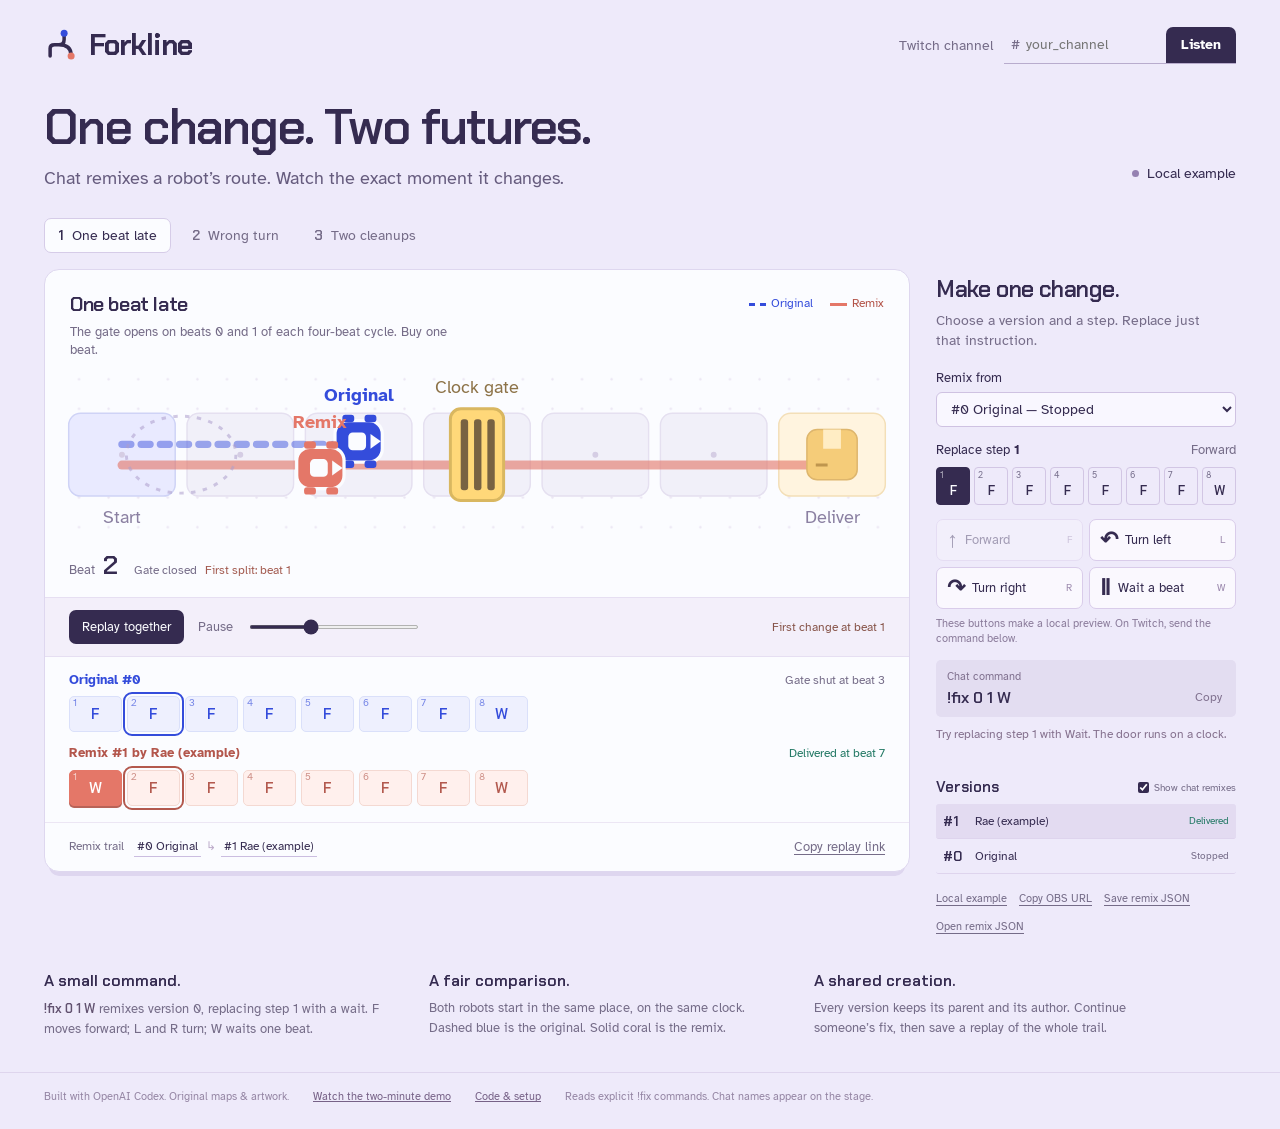
<file: index.html>
<!doctype html>
<html lang="en">
<head>
  <meta charset="utf-8">
  <meta name="viewport" content="width=device-width,initial-scale=1">
  <meta name="theme-color" content="#eeeafa">
  <meta name="description" content="Chat changes one robot instruction. Two futures replay together. A tiny remix studio for Twitch.">
  <title>Forkline — One change. Two futures.</title>
  <link rel="stylesheet" href="fonts.css">
  <link rel="stylesheet" href="style.css">
</head>
<body>
  <nav class="masthead" aria-label="Main">
    <a class="wordmark" href="./" aria-label="Forkline home">
      <svg viewBox="0 0 40 40" aria-hidden="true"><path d="M7 32V23Q7 19 12 19H17Q23 19 23 13V6M17 19Q31 19 31 31" fill="none" stroke="currentColor" stroke-width="4" stroke-linecap="round"/><circle cx="23" cy="6" r="4" fill="#344cdb"/><circle cx="31" cy="32" r="4" fill="#e47768"/></svg>
      Forkline
    </a>
    <form id="channel-form" class="channel-form">
      <label for="channel">Twitch channel</label>
      <div class="channel-entry"><span aria-hidden="true">#</span><input id="channel" name="channel" autocomplete="off" spellcheck="false" placeholder="your_channel" pattern="[a-zA-Z0-9_]{1,25}" aria-describedby="connection"><button id="listen" type="submit">Listen</button></div>
      <button id="disconnect" type="button" hidden>Disconnect</button>
    </form>
  </nav>

  <main>
    <header class="intro">
      <div>
        <h1>One change. Two futures.</h1>
        <p>Chat remixes a robot’s route. Watch the exact moment it changes.</p>
      </div>
      <div class="connection-wrap"><span id="connection" class="connection" role="status">Local example</span><span id="received" class="received"></span></div>
    </header>

    <div id="level-tabs" class="level-tabs" role="group" aria-label="Choose a challenge"></div>

    <div class="studio">
      <section class="tabletop" aria-label="Two futures">
        <div class="scene-heading">
          <div><h2 id="level-title">One beat late</h2><p id="level-brief"></p></div>
          <div class="legend"><span class="parent-key">Original</span><span class="child-key">Remix</span></div>
        </div>
        <div class="arena-wrap">
          <svg id="arena" viewBox="0 0 800 380" role="img" aria-label="Robot route comparison"></svg>
          <div class="beat-box">Beat <strong id="beat">0</strong><span id="gate-hint"></span><span id="split-hint"></span></div>
        </div>
        <div class="replay-bar">
          <button id="replay" class="replay-button" type="button" aria-label="Replay both routes">Replay together</button>
          <button id="play-pause" class="plain-button" type="button">Pause</button>
          <input id="scrub" type="range" min="0" max="8" value="0" step="0.01" aria-label="Replay beat">
          <output id="divergence" for="scrub">Pick one change.</output>
        </div>
        <div class="program-comparison">
          <section class="program-row original-row">
            <div class="program-caption"><strong id="parent-caption">Original #0</strong><span id="parent-result"></span></div>
            <div id="parent-program" class="program-strip" aria-label="Original instructions"></div>
          </section>
          <section class="program-row remix-row">
            <div class="program-caption"><strong id="child-caption">Remix</strong><span id="child-result"></span></div>
            <div id="child-program" class="program-strip" aria-label="Remix instructions"></div>
          </section>
        </div>
        <div class="lineage-bar"><span>Remix trail</span><div id="lineage" class="lineage"></div><button id="share" class="plain-button" type="button">Copy replay link</button></div>
      </section>

      <aside class="workbench" aria-label="Make a remix">
        <h2>Make one change.</h2>
        <p class="bench-intro">Choose a version and a step. Replace just that instruction.</p>
        <label for="parent-select">Remix from</label>
        <select id="parent-select"></select>
        <div class="step-caption">Replace step <strong id="selected-slot">1</strong><span id="selected-instruction">Forward</span></div>
        <div id="editable-program" class="editable-program" role="group" aria-label="Choose the instruction to replace"></div>
        <div class="op-buttons" role="group" aria-label="Replace the selected instruction">
          <button type="button" data-op="F"><b aria-hidden="true">↑</b><span>Forward</span><small>F</small></button>
          <button type="button" data-op="L"><b aria-hidden="true">↶</b><span>Turn left</span><small>L</small></button>
          <button type="button" data-op="R"><b aria-hidden="true">↷</b><span>Turn right</span><small>R</small></button>
          <button type="button" data-op="W"><b aria-hidden="true">Ⅱ</b><span>Wait a beat</span><small>W</small></button>
        </div>
        <p class="local-note">These buttons make a local preview. On Twitch, send the command below.</p>
        <div class="command-box"><span>Chat command</span><code id="chat-command">!fix 0 1 W</code><button id="copy-command" type="button" aria-label="Copy chat command">Copy</button></div>
        <p id="message" class="message" aria-live="polite">Try replacing step 1 with Wait. The door runs on a clock.</p>
        <div class="branch-heading"><h3>Versions</h3><label><input id="auto-show" type="checkbox" checked> Show chat remixes</label></div>
        <div id="versions" class="versions" aria-label="Available versions"></div>
        <div class="bench-footer"><button id="reset" type="button" class="plain-button">Local example</button><button id="overlay" type="button" class="plain-button">Copy OBS URL</button><button id="export" type="button" class="plain-button">Save remix JSON</button><button id="import" type="button" class="plain-button">Open remix JSON</button><input id="import-file" type="file" accept=".json,application/json" hidden></div>
      </aside>
    </div>

    <section class="how-it-works" aria-label="How to play">
      <div><h3>A small command.</h3><p><code>!fix 0 1 W</code> remixes version 0, replacing step 1 with a wait. F moves forward; L and R turn; W waits one beat.</p></div>
      <div><h3>A fair comparison.</h3><p>Both robots start in the same place, on the same clock. Dashed blue is the original. Solid coral is the remix.</p></div>
      <div><h3>A shared creation.</h3><p>Every version keeps its parent and its author. Continue someone’s fix, then save a replay of the whole trail.</p></div>
    </section>
  </main>
  <footer><span>Built with OpenAI Codex. Original maps & artwork.</span><a href="demo/">Watch the two-minute demo</a><a href="https://github.com/blucca/forkline" target="_blank" rel="noreferrer">Code & setup</a><span>Reads explicit !fix commands. Chat names appear on the stage.</span></footer>
  <script type="module" src="app.js"></script>
</body>
</html>
</file>
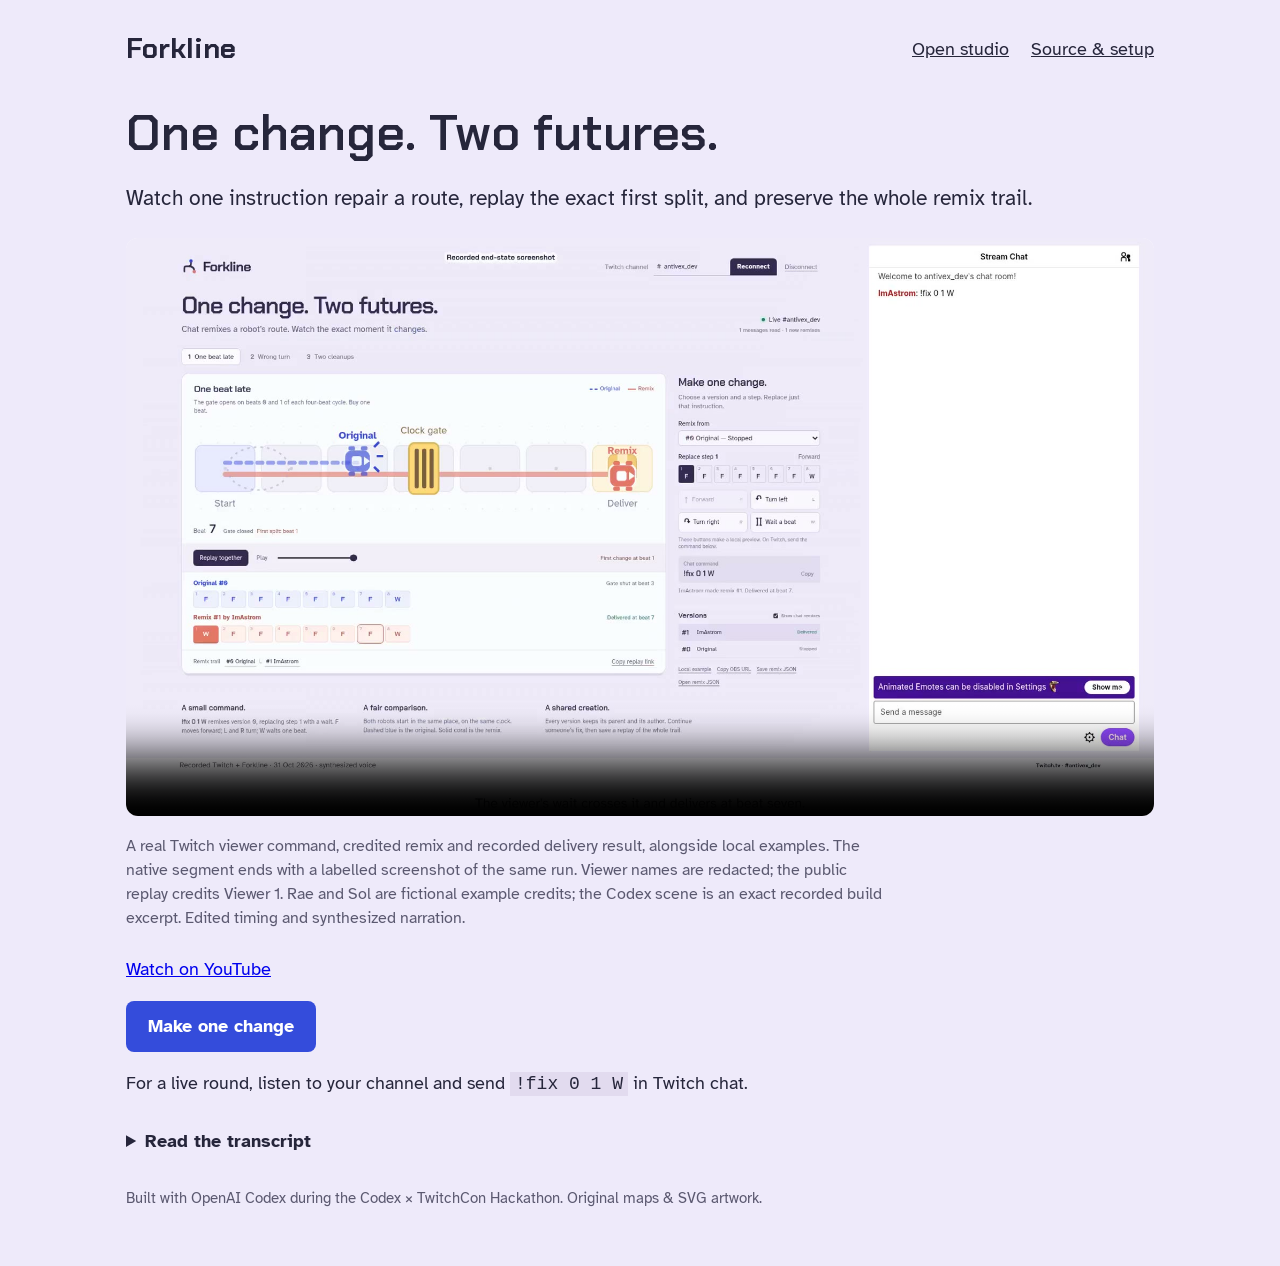
<file: demo/index.html>
<!doctype html><html lang="en"><head><meta charset="utf-8"><meta name="viewport" content="width=device-width,initial-scale=1"><meta name="theme-color" content="#eeeafa"><meta name="description" content="One viewer instruction. Two synchronized futures. Watch the two-minute Forkline demo."><title>Watch Forkline — One change. Two futures.</title><link rel="stylesheet" href="../fonts.css"><style>
*{box-sizing:border-box}body{margin:0;background:#eeeafa;color:#26263b;font-family:"Atkinson Hyperlegible",sans-serif;font-size:18px;line-height:1.5}main{max-width:1080px;margin:auto;padding:28px 26px 56px}nav{display:flex;align-items:center;justify-content:space-between;gap:18px;flex-wrap:wrap}nav a{color:inherit}.wordmark{font-family:"Chakra Petch",sans-serif;font-size:28px;font-weight:700;text-decoration:none}nav .links{display:flex;gap:22px}h1{font-family:"Chakra Petch",sans-serif;font-weight:600;font-size:clamp(30px,5vw,50px);line-height:1.15;margin:34px 0 12px}.lead{font-size:21px;max-width:70ch;margin-bottom:24px}video{width:100%;aspect-ratio:16/9;background:#fcfbff;border-radius:12px;display:block}.scope{max-width:76ch;font-size:16px;color:#5b5970;margin:18px 0 26px}.play{display:inline-block;background:#344cdb;color:#fff;padding:12px 22px;text-decoration:none;border-radius:8px;font-weight:700}details{margin-top:30px;max-width:76ch}summary{cursor:pointer;font-weight:700}a:focus-visible,summary:focus-visible,video:focus-visible{outline:3px solid #344cdb;outline-offset:5px}footer{margin-top:32px;font-size:15px;color:#5b5970}code{background:#e2dbef;padding:2px 5px}@media(max-width:500px){main{padding:20px 16px 40px}nav .links{gap:15px}.lead{font-size:19px}}
</style></head><body><main><nav aria-label="Forkline"><a class="wordmark" href="../">Forkline</a><div class="links"><a href="../">Open studio</a><a href="https://github.com/blucca/forkline">Source & setup</a></div></nav><h1>One change. Two futures.</h1><p class="lead">Watch one instruction repair a route, replay the exact first split, and preserve the whole remix trail.</p><video controls playsinline preload="metadata" poster="poster.jpg" aria-label="Forkline two-minute demonstration"><source src="forkline-demo.mp4" type="video/mp4"><track src="captions.vtt" kind="captions" srclang="en" label="English"><a href="forkline-demo.mp4">Download the demonstration</a></video><p class="scope">A real Twitch viewer command, credited remix and recorded delivery result, alongside local examples. The native segment ends with a labelled screenshot of the same run. Viewer names are redacted; the public replay credits Viewer 1. Rae and Sol are fictional example credits; the Codex scene is an exact recorded build excerpt. Edited timing and synthesized narration.</p><p><a href="https://youtu.be/0absD3jAlgY">Watch on YouTube</a></p><a class="play" href="../">Make one change</a><p>For a live round, listen to your channel and send <code>!fix 0 1 W</code> in Twitch chat.</p><details><summary>Read the transcript</summary><p>One instruction turns a crashed robot into a successful delivery. Forkline is a remix studio for Twitch: change one step, replay both futures, and see exactly when they split. A viewer starts with the command on screen: exclamation mark fix, zero, one, W. Here is that repair as a local preview.</p><p>I select original zero, step one, and replace Forward with Wait. Blue and coral run on the same clock. Blue hits the closed gate on beat three; coral arrives on beat four, crosses, and delivers on beat seven. This is Twitch&#x27;s own chat, in Antivex&#x27;s channel.</p><p>A logged-in viewer sends exclamation mark fix, zero, one, W. Forkline receives the real message and creates a credited remix. On the same clock, the original stops at the gate. The viewer&#x27;s wait crosses it and delivers at beat seven. On the third challenge, Rae fixes the turn, then Sol continues Rae&#x27;s version and fixes the timing.</p><p>Those names are fictional example credits. Both contributions stay visible in the parent-and-author trail. Copy a replay link to reopen that whole trail, or copy the OBS URL for a clean stream stage. Viewers use their existing Twitch login.</p><p>The studio listens as a read-only guest, credits explicit fix commands using Twitch identity tags, and counts each message ID once. Codex built the deterministic engine, original maps, SVG studio, and Twitch adapter during this hackathon. Here is the actual build thread: a browser check exposed a same-tab replay bug; Codex added the hash-change handler and the check passed. The session ID and source are public.</p><p>Open Forkline, listen to your channel, and make one change.</p></details><footer>Built with OpenAI Codex during the Codex × TwitchCon Hackathon. Original maps & SVG artwork.</footer></main></body></html>
</file>
<file: fonts.css>
@font-face {
  font-family: 'Atkinson Hyperlegible';
  font-style: normal;
  font-weight: 400;
  font-display: swap;
  src: url(fonts/atkinson-hyperlegible-400.ttf) format('truetype');
}
@font-face {
  font-family: 'Atkinson Hyperlegible';
  font-style: normal;
  font-weight: 700;
  font-display: swap;
  src: url(fonts/atkinson-hyperlegible-700.ttf) format('truetype');
}
@font-face {
  font-family: 'Chakra Petch';
  font-style: normal;
  font-weight: 600;
  font-display: swap;
  src: url(fonts/chakra-petch-600.ttf) format('truetype');
}
@font-face {
  font-family: 'Chakra Petch';
  font-style: normal;
  font-weight: 700;
  font-display: swap;
  src: url(fonts/chakra-petch-700.ttf) format('truetype');
}
</file>
<file: style.css>
:root {
  --paper: #eeeafa;
  --ink: #352b50;
  --muted: #756c88;
  --line: #d9d0ec;
  --white: #fbfcff;
  --parent: #344cdb;
  --child: #e47768;
  --gold: #ffd879;
  --heading: "Chakra Petch", sans-serif;
  --body: "Atkinson Hyperlegible", sans-serif;
}
* { box-sizing: border-box; }
body { margin: 0; color: var(--ink); background: var(--paper); font-family: var(--body); font-size: 16px; line-height: 1.4; }
button, input, select { font: inherit; color: inherit; }
button, select, input { -webkit-tap-highlight-color: transparent; }
button { cursor: pointer; }
button:disabled { cursor: default; opacity: .4; }
button:focus-visible, input:focus-visible, select:focus-visible, a:focus-visible { outline: 3px solid var(--parent); outline-offset: 3px; }
a { color: inherit; }
button { border: 0; background: none; }
[hidden] { display: none !important; }
.masthead { max-width: 1440px; margin: 0 auto; padding: 25px 44px 0; display: flex; justify-content: space-between; align-items: center; gap: 22px; }
.wordmark { display: flex; align-items: center; gap: 10px; text-decoration: none; font-family: var(--heading); font-size: 29px; font-weight: 700; letter-spacing: -1.2px; }
.wordmark svg { width: 35px; height: 35px; }
.channel-form { display: flex; align-items: center; gap: 11px; font-size: 14px; }
.channel-form label { color: var(--muted); }
.channel-entry { display: flex; align-items: center; gap: 3px; border-bottom: 1px solid #b8accd; }
.channel-entry > span { color: var(--muted); padding-left: 7px; }
.channel-entry input { width: 140px; background: none; border: 0; padding: 8px 3px; outline-offset: 0; }
.channel-entry button { background: var(--ink); color: white; padding: 8px 15px; border-radius: 7px 7px 0 0; font-weight: 700; }
#disconnect { color: var(--muted); text-decoration: underline; text-underline-offset: 3px; }
main { max-width: 1440px; margin: 0 auto; padding: 34px 44px 30px; }
.intro { display: flex; justify-content: space-between; gap: 25px; align-items: end; margin-bottom: 27px; }
h1 { font: 600 clamp(32px, 3.9vw, 55px)/1.08 var(--heading); letter-spacing: -1.9px; margin: 0 0 12px; }
.intro p { margin: 0; font-size: 18px; color: #665c7e; }
.connection-wrap { display: flex; align-items: end; flex-direction: column; white-space: nowrap; gap: 4px; padding-bottom: 3px; }
.connection { font-size: 14px; display: inline-flex; align-items: center; gap: 8px; }
.connection:before { content: ""; width: 7px; height: 7px; background: #9581b1; border-radius: 50%; }
.connection.live:before { background: #25806b; box-shadow: 0 0 0 4px #d4ebe5; }
.connection.failed:before { background: #b44747; }
.received { font-size: 12px; color: var(--muted); }
.level-tabs { display: flex; gap: 7px; padding-bottom: 16px; }
.level-tabs button { border: 1px solid transparent; border-radius: 7px; padding: 7px 13px; font-size: 14px; color: var(--muted); display: flex; align-items: center; gap: 8px; }
.level-tabs button strong { font: 600 14px var(--heading); color: inherit; }
.level-tabs button.active { background: var(--white); color: var(--ink); border-color: #d6cce8; }
.studio { display: grid; grid-template-columns: minmax(0, 1fr) 300px; gap: 26px; align-items: start; }
.tabletop { background: var(--white); border-radius: 15px; border: 1px solid #ded7ef; overflow: hidden; box-shadow: 0 9px 0 -5px #ded6ef; }
.scene-heading { display: flex; align-items: start; justify-content: space-between; padding: 20px 25px 0; gap: 15px; }
h2 { font-family: var(--heading); font-weight: 600; font-size: 20px; letter-spacing: -.4px; margin: 0; }
.scene-heading p { margin: 5px 0 0; font-size: 13px; color: var(--muted); max-width: 48ch; }
.legend { display: flex; gap: 17px; padding-top: 5px; font-size: 12px; flex-shrink: 0; }
.legend span:before { content: ""; display: inline-block; width: 17px; margin-right: 5px; vertical-align: middle; border-top: 3px solid var(--child); }
.legend .parent-key { color: var(--parent); }
.legend .child-key { color: #b35348; }
.legend .parent-key:before { border-top: 3px dashed var(--parent); }
.arena-wrap { position: relative; width: 100%; padding-bottom: 48px; }
#arena { display: block; width: 100%; height: auto; overflow: visible; }
.floor-tile { fill: #f1f0f9; stroke: #e5e0f0; stroke-width: 1; }
.floor-tile.start-tile { fill: #e9eaff; stroke: #cfd3f6; }
.floor-tile.goal-tile { fill: #fff4df; stroke: #f3dfb8; }
.grid-mark { fill: #e9e4f1; }
.route { fill: none; stroke-width: 5; stroke-linecap: round; stroke-linejoin: round; }
.route.parent { stroke: var(--parent); stroke-dasharray: 6 7; opacity: .47; }
.route.child { stroke: var(--child); stroke-width: 6; opacity: .61; }
.gate-bar { fill: #786242; }
.gate-frame { fill: var(--gold); stroke: #d9b760; stroke-width: 2; }
.gate-open .gate-bar { opacity: .1; }
.gate-open .gate-frame { fill: #fdf6df; stroke-dasharray: 3 3; }
.gate-label { font: 12px var(--body); fill: #8d7348; }
.goal-label, .start-label { font: 12px var(--body); fill: #8b80a2; }
.robot { transition: opacity .1s; }
.robot .robot-body { stroke: var(--white); stroke-width: 2.2; }
.robot-label { font: 700 12px var(--body); text-anchor: middle; }
.robot.crashed .robot-shell { opacity: .64; }
.robot.crashed .crash-mark { display: block; }
.crash-mark { display: none; }
.divergence-ring { fill: none; stroke: #ae9ecc; stroke-width: 2; stroke-dasharray: 3 5; }
.beat-box { position: absolute; left: 24px; bottom: 15px; display: flex; align-items: baseline; gap: 8px; font-size: 13px; color: var(--muted); }
.beat-box strong { font: 600 26px var(--heading); color: var(--ink); }
#gate-hint { margin-left: 8px; font-size: 12px; }
#split-hint { color: #a35b50; font-size: 12px; }
.replay-bar { padding: 12px 24px; display: flex; gap: 14px; align-items: center; background: #f3effa; border-top: 1px solid #e6dff2; border-bottom: 1px solid #e6dff2; flex-wrap: wrap; }
.replay-button { background: var(--ink); color: var(--white); padding: 8px 13px; border-radius: 7px; font-size: 13px; flex-shrink: 0; }
.plain-button { padding: 3px 0; font-size: 13px; color: var(--muted); text-decoration: underline; text-underline-offset: 3px; }
#play-pause { text-decoration: none; min-width: 31px; }
#scrub { flex: 1; accent-color: var(--ink); min-width: 80px; max-width: 170px; height: 4px; }
#divergence { font-size: 12px; color: #807491; margin-left: auto; }
#divergence.changed { color: #875449; }
.program-comparison { padding: 14px 24px 16px; }
.program-row + .program-row { margin-top: 12px; }
.program-caption { display: flex; justify-content: space-between; gap: 10px; font-size: 13px; margin-bottom: 7px; align-items: baseline; }
.original-row .program-caption strong { color: var(--parent); }
.remix-row .program-caption strong { color: #b3564c; }
.program-caption > span { font-size: 12px; color: var(--muted); }
.program-caption .success { color: #237965; }
.program-strip { display: flex; gap: 5px; flex-wrap: nowrap; }
.instruction { display: flex; position: relative; align-items: center; justify-content: center; height: 36px; flex: 1; max-width: 53px; min-width: 22px; background: #eef0fe; border: 1px solid #dae0fa; border-radius: 5px; font: 600 15px var(--heading); color: var(--parent); }
.instruction small { position: absolute; top: -1px; left: 3px; font: 10px var(--body); opacity: .65; }
.remix-row .instruction { color: #b3594e; background: #fff0ed; border-color: #f4d9d2; }
.remix-row .instruction.changed { background: var(--child); color: white; border-color: var(--child); box-shadow: 0 2px 0 #b86358; }
.instruction.current { outline: 2px solid currentColor; outline-offset: 2px; }
.program-placeholder { font-size: 14px; color: #a194b6; padding: 6px 0; }
.lineage-bar { display: flex; gap: 10px; align-items: center; border-top: 1px solid #ece6f4; padding: 12px 24px; font-size: 12px; flex-wrap: wrap; }
.lineage-bar > span { color: var(--muted); }
.lineage { flex: 1; display: flex; flex-wrap: wrap; align-items: center; gap: 5px; min-width: 90px; }
.lineage button { font-size: 12px; border-bottom: 1px solid #cbbde0; padding: 1px 3px; }
.lineage .fork-dot { color: #bcaaca; }
.workbench { padding: 4px 0 0; }
.workbench h2 { font-size: 23px; margin-bottom: 6px; }
.bench-intro { color: var(--muted); font-size: 14px; margin: 0 0 18px; max-width: 30ch; }
.workbench > label { display: block; margin: 0 0 5px; font-size: 13px; }
.workbench select { width: 100%; border: 1px solid #cfc2e2; background: #f9f7ff; border-radius: 6px; padding: 7px 10px; font-size: 14px; margin-bottom: 14px; }
.step-caption { display: flex; gap: 4px; font-size: 13px; align-items: baseline; margin-bottom: 8px; }
.step-caption > span { margin-left: auto; color: var(--muted); }
.editable-program { display: grid; grid-template-columns: repeat(8, minmax(0,1fr)); gap: 4px; margin-bottom: 14px; }
.editable-program button { min-height: 38px; border: 1px solid #d2c6e4; border-radius: 4px; font: 600 13px var(--heading); position: relative; padding: 9px 0 0; }
.editable-program button small { position: absolute; top: 1px; left: 3px; font: 9px var(--body); opacity: .65; }
.editable-program button.selected { background: var(--ink); color: var(--white); border-color: var(--ink); }
.op-buttons { display: grid; grid-template-columns: repeat(2, 1fr); gap: 6px; }
.op-buttons button { display: flex; align-items: center; gap: 7px; padding: 9px 10px; text-align: left; background: #faf8fe; border: 1px solid #d9ccea; border-radius: 7px; }
.op-buttons button:hover:not(:disabled) { border-color: #aa92c7; background: white; }
.op-buttons button b { font: 700 22px var(--body); line-height: 1; }
.op-buttons button span { font-size: 13px; white-space: nowrap; }
.op-buttons button small { font-size: 10px; color: #9d8baf; margin-left: auto; }
.local-note { font-size: 11px; line-height: 1.35; color: #8b7c9b; margin: 8px 0 13px; }
.command-box { display: grid; grid-template-columns: 1fr auto; column-gap: 8px; padding: 9px 11px; background: #e3ddf1; border-radius: 5px; }
.command-box > span { font-size: 11px; color: #80718f; grid-column: 1/3; margin-bottom: 3px; }
.command-box code { font: 600 16px var(--heading); }
.command-box button { color: #80718f; font-size: 12px; padding: 0 3px; }
.message { font-size: 12px; color: #85718e; line-height: 1.4; min-height: 34px; margin: 9px 0 13px; }
.message.error { color: #a63e3e; }
.branch-heading { display: flex; justify-content: space-between; align-items: center; margin-top: 17px; }
h3 { font-family: var(--heading); font-size: 15px; font-weight: 600; margin: 0; }
.branch-heading label { font-size: 10px; color: var(--muted); display: flex; gap: 2px; align-items: center; }
.branch-heading input { accent-color: var(--ink); width: 11px; height: 11px; }
.versions { padding-top: 6px; max-height: 181px; overflow: auto; scrollbar-width: thin; }
.version { display: flex; align-items: center; gap: 8px; padding: 8px 7px; border-bottom: 1px solid #ded4ed; width: 100%; text-align: left; font-size: 12px; border-radius: 3px; }
.version:hover, .version.active { background: #e3dbf1; }
.version .version-id { font: 600 14px var(--heading); min-width: 24px; }
.version .version-author { overflow: hidden; text-overflow: ellipsis; white-space: nowrap; flex: 1; }
.version .version-outcome { font-size: 10px; color: var(--muted); }
.version .version-outcome.success { color: #237965; }
.bench-footer { display: flex; flex-wrap: wrap; gap: 6px 12px; margin-top: 14px; }
.bench-footer .plain-button { font-size: 11px; }
.how-it-works { display: grid; grid-template-columns: repeat(3,1fr); gap: 35px; margin: 33px 0 3px; max-width: 1120px; }
.how-it-works h3 { font-size: 16px; margin-bottom: 7px; }
.how-it-works p { font-size: 13px; line-height: 1.5; color: var(--muted); margin: 0; max-width: 43ch; }
.how-it-works code { font-family: var(--heading); color: #625270; font-size: 13px; }
footer { max-width: 1440px; margin: 0 auto; border-top: 1px solid #ded5ed; padding: 16px 44px 24px; display: flex; gap: 10px 24px; flex-wrap: wrap; font-size: 11px; color: #9586a4; }
footer a { color: #776287; }
body.overlay { background: transparent; }
body.overlay .masthead, body.overlay .intro, body.overlay .level-tabs, body.overlay .workbench, body.overlay .how-it-works, body.overlay footer { display: none; }
body.overlay main { max-width: none; padding: 12px; height: 100vh; }
body.overlay .studio { display: block; height: 100%; }
body.overlay .tabletop { box-shadow: none; height: 100%; display: flex; flex-direction: column; }
body.overlay .arena-wrap { flex: 1 1 0; min-height: 0; }
body.overlay #arena { height: 100%; }
body.overlay .scene-heading, body.overlay .program-comparison, body.overlay .lineage-bar { flex-shrink: 0; }
body.overlay .replay-bar, body.overlay .lineage-bar > button { display: none; }
body.overlay .scene-heading h2 { font-size: 25px; }
body.overlay .scene-heading p { font-size: 15px; }
body.overlay .legend { font-size: 15px; }
body.overlay .beat-box { font-size: 16px; }
body.overlay .beat-box strong { font-size: 30px; }
body.overlay #gate-hint, body.overlay #split-hint { font-size: 14px; }
body.overlay .program-caption { font-size: 17px; }
body.overlay .program-caption > span { font-size: 15px; }
body.overlay .instruction { height: 48px; max-width: 85px; font-size: 21px; }
body.overlay .instruction small { font-size: 12px; }
@media (max-width:1100px) {
  .masthead { padding: 23px 27px 0; }
  main { padding: 28px 27px; }
  .studio { gap: 22px; grid-template-columns: minmax(0,1fr) 270px; }
  .scene-heading { padding: 16px 18px 0; }
  .scene-heading p { max-width: 34ch; }
  .legend { flex-direction: column; gap: 4px; }
  .program-comparison { padding: 12px 18px; }
  .replay-bar { padding: 11px 18px; gap: 10px; }
  #divergence { width: 100%; margin-left: 0; }
  .lineage-bar { padding: 12px 18px; }
  .op-buttons button { padding: 9px 7px; gap: 5px; }
  .op-buttons button span { font-size: 12px; }
  footer { padding-left: 27px; padding-right: 27px; }
}
@media (max-width:780px) {
  .masthead { align-items: start; padding: 18px 18px 0; }
  .wordmark { font-size: 24px; gap: 7px; }
  .wordmark svg { width: 29px; height: 29px; }
  .channel-form { flex-wrap: wrap; justify-content: end; gap: 3px; max-width: 220px; }
  .channel-form > label { display: none; }
  .channel-entry input { width: 109px; font-size: 12px; }
  .channel-entry button { padding: 7px 10px; font-size: 12px; }
  main { padding: 30px 18px 24px; }
  .intro { display: block; margin-bottom: 22px; }
  h1 { font-size: 37px; max-width: 13ch; letter-spacing: -1.1px; }
  .intro p { font-size: 15px; max-width: 35ch; }
  .connection-wrap { align-items: start; margin-top: 13px; }
  .connection { font-size: 12px; }
  .level-tabs { gap: 4px; }
  .level-tabs button { font-size: 11px; padding: 6px; gap: 4px; }
  .level-tabs button strong { font-size: 11px; }
  .studio { grid-template-columns: 1fr; gap: 27px; }
  .tabletop { border-radius: 10px; }
  .scene-heading { padding: 16px 16px 0; }
  .scene-heading h2 { font-size: 18px; }
  .scene-heading p { font-size: 11px; max-width: 29ch; }
  .legend { font-size: 10px; padding-top: 3px; gap: 3px; }
  .legend span:before { width: 12px; margin-right: 3px; }
  .arena-wrap { padding-bottom: 38px; }
  .beat-box { left: 16px; bottom: 5px; font-size: 11px; }
  .beat-box strong { font-size: 19px; }
  #gate-hint { font-size: 10px; margin-left: 0; }
  #split-hint { font-size: 10px; }
  .replay-bar { padding: 10px 16px; gap: 10px; }
  .replay-button { font-size: 11px; padding: 7px 9px; }
  #play-pause { font-size: 11px; }
  #scrub { min-width: 50px; max-width: none; }
  #divergence { font-size: 11px; }
  .program-comparison { padding: 12px 16px; }
  .program-caption { font-size: 11px; flex-wrap: wrap; margin-bottom: 6px; gap: 2px; }
  .program-caption > span { font-size: 10px; }
  .program-strip { gap: 4px; }
  .instruction { height: 32px; font-size: 12px; min-width: 16px; }
  .instruction small { font-size: 8px; left: 2px; }
  .lineage-bar { padding: 9px 16px; gap: 7px; font-size: 11px; }
  .lineage-bar .plain-button { font-size: 10px; }
  .workbench { max-width: 520px; }
  .workbench h2 { font-size: 24px; }
  .bench-intro { max-width: 42ch; }
  .editable-program { grid-template-columns: repeat(11, minmax(0,1fr)); }
  .op-buttons button { padding: 11px 12px; }
  .op-buttons button span { font-size: 14px; }
  .how-it-works { grid-template-columns: 1fr; gap: 19px; margin-top: 30px; }
  .how-it-works p { max-width: 53ch; }
  footer { padding: 14px 18px 20px; font-size: 10px; gap: 6px 15px; }
}
@media (prefers-reduced-motion: reduce) {
  *, *:before, *:after { scroll-behavior: auto !important; transition: none !important; }
}
</file>
